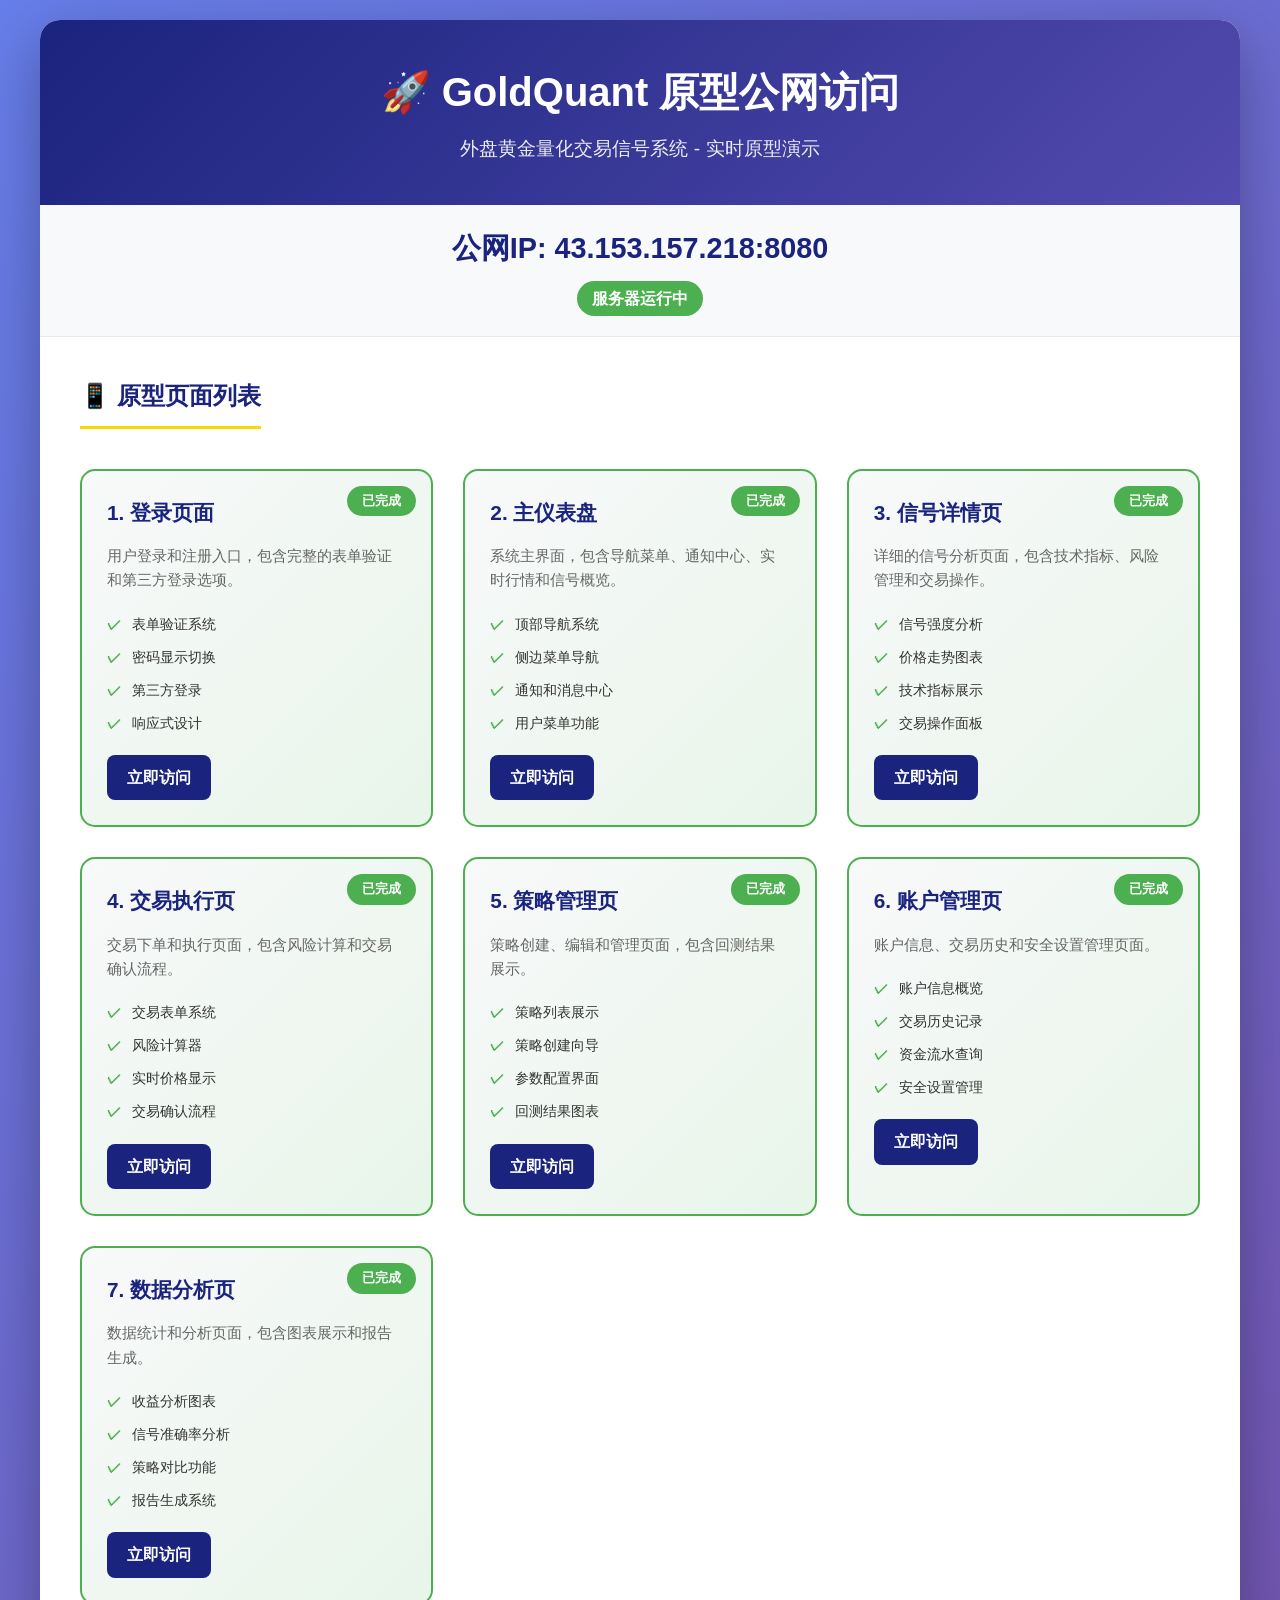
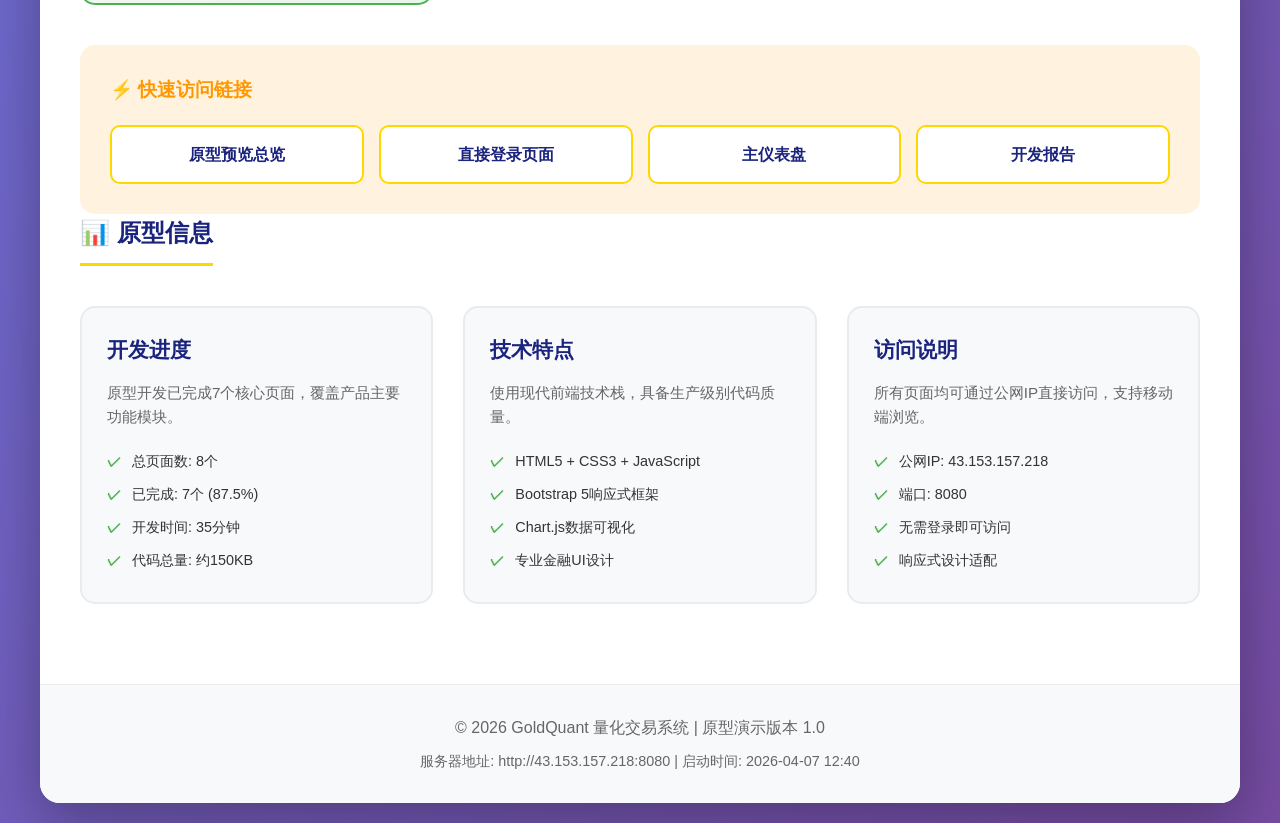
<file: prototype_index.html>
<!DOCTYPE html>
<html lang="zh-CN">
<head>
    <meta charset="UTF-8">
    <meta name="viewport" content="width=device-width, initial-scale=1.0">
    <title>GoldQuant 原型公网访问</title>
    <style>
        * {
            margin: 0;
            padding: 0;
            box-sizing: border-box;
        }
        
        body {
            font-family: -apple-system, BlinkMacSystemFont, 'Segoe UI', Roboto, sans-serif;
            line-height: 1.6;
            color: #333;
            background: linear-gradient(135deg, #667eea 0%, #764ba2 100%);
            min-height: 100vh;
            padding: 20px;
        }
        
        .container {
            max-width: 1200px;
            margin: 0 auto;
            background: white;
            border-radius: 20px;
            box-shadow: 0 20px 60px rgba(0,0,0,0.3);
            overflow: hidden;
        }
        
        .header {
            background: linear-gradient(135deg, #1a237e 0%, #534bae 100%);
            color: white;
            padding: 40px;
            text-align: center;
        }
        
        .header h1 {
            font-size: 2.5rem;
            margin-bottom: 10px;
        }
        
        .header p {
            font-size: 1.2rem;
            opacity: 0.9;
        }
        
        .server-info {
            background: #f8f9fa;
            padding: 20px;
            border-bottom: 1px solid #e9ecef;
            text-align: center;
        }
        
        .server-info .ip-address {
            font-size: 1.8rem;
            font-weight: bold;
            color: #1a237e;
            margin-bottom: 10px;
        }
        
        .server-info .status {
            display: inline-block;
            padding: 5px 15px;
            background: #4caf50;
            color: white;
            border-radius: 20px;
            font-weight: bold;
        }
        
        .content {
            padding: 40px;
        }
        
        .section {
            margin-bottom: 40px;
        }
        
        .section h2 {
            color: #1a237e;
            margin-bottom: 20px;
            padding-bottom: 10px;
            border-bottom: 3px solid #ffd700;
            display: inline-block;
        }
        
        .pages-grid {
            display: grid;
            grid-template-columns: repeat(auto-fit, minmax(300px, 1fr));
            gap: 30px;
            margin-top: 20px;
        }
        
        .page-card {
            background: #f8f9fa;
            border-radius: 15px;
            padding: 25px;
            border: 2px solid #e9ecef;
            transition: all 0.3s ease;
            position: relative;
            overflow: hidden;
            text-decoration: none;
            color: inherit;
            display: block;
        }
        
        .page-card:hover {
            transform: translateY(-5px);
            box-shadow: 0 10px 30px rgba(0,0,0,0.1);
            border-color: #1a237e;
        }
        
        .page-card.completed {
            border-color: #4caf50;
            background: linear-gradient(135deg, #f8f9fa 0%, #e8f5e9 100%);
        }
        
        .status-badge {
            position: absolute;
            top: 15px;
            right: 15px;
            padding: 5px 15px;
            border-radius: 20px;
            font-size: 0.8rem;
            font-weight: bold;
            text-transform: uppercase;
        }
        
        .status-completed {
            background: #4caf50;
            color: white;
        }
        
        .page-card h3 {
            color: #1a237e;
            margin-bottom: 15px;
            font-size: 1.3rem;
        }
        
        .page-card p {
            color: #666;
            margin-bottom: 15px;
            font-size: 0.95rem;
        }
        
        .features {
            list-style: none;
            margin-top: 15px;
        }
        
        .features li {
            padding: 5px 0;
            padding-left: 25px;
            position: relative;
            font-size: 0.9rem;
        }
        
        .features li:before {
            content: "✓";
            position: absolute;
            left: 0;
            color: #4caf50;
            font-weight: bold;
        }
        
        .access-link {
            display: inline-block;
            background: #1a237e;
            color: white;
            padding: 10px 20px;
            border-radius: 8px;
            text-decoration: none;
            font-weight: bold;
            margin-top: 15px;
            transition: all 0.3s ease;
        }
        
        .access-link:hover {
            background: #000051;
            transform: translateY(-2px);
        }
        
        .quick-access {
            background: #fff3e0;
            border-radius: 15px;
            padding: 30px;
            margin-top: 30px;
        }
        
        .quick-access h3 {
            color: #ff9800;
            margin-bottom: 20px;
        }
        
        .quick-links {
            display: flex;
            flex-wrap: wrap;
            gap: 15px;
        }
        
        .quick-link {
            background: white;
            border: 2px solid #ffd700;
            border-radius: 10px;
            padding: 15px;
            text-decoration: none;
            color: #1a237e;
            font-weight: bold;
            transition: all 0.3s ease;
            flex: 1;
            min-width: 200px;
            text-align: center;
        }
        
        .quick-link:hover {
            background: #ffd700;
            transform: translateY(-3px);
        }
        
        .footer {
            text-align: center;
            padding: 30px;
            background: #f8f9fa;
            color: #666;
            border-top: 1px solid #e9ecef;
        }
        
        @media (max-width: 768px) {
            .content {
                padding: 20px;
            }
            
            .header {
                padding: 30px 20px;
            }
            
            .header h1 {
                font-size: 2rem;
            }
            
            .quick-links {
                flex-direction: column;
            }
        }
    </style>
</head>
<body>
    <div class="container">
        <div class="header">
            <h1>🚀 GoldQuant 原型公网访问</h1>
            <p>外盘黄金量化交易信号系统 - 实时原型演示</p>
        </div>
        
        <div class="server-info">
            <div class="ip-address">公网IP: 43.153.157.218:8080</div>
            <div class="status">服务器运行中</div>
        </div>
        
        <div class="content">
            <div class="section">
                <h2>📱 原型页面列表</h2>
                <div class="pages-grid">
                    <!-- 登录页面 -->
                    <a href="/collaboration/product/prototype_refined/html/index.html" class="page-card completed">
                        <div class="status-badge status-completed">已完成</div>
                        <h3>1. 登录页面</h3>
                        <p>用户登录和注册入口，包含完整的表单验证和第三方登录选项。</p>
                        <ul class="features">
                            <li>表单验证系统</li>
                            <li>密码显示切换</li>
                            <li>第三方登录</li>
                            <li>响应式设计</li>
                        </ul>
                        <div class="access-link">立即访问</div>
                    </a>
                    
                    <!-- 主仪表盘 -->
                    <a href="/collaboration/product/prototype_refined/html/dashboard.html" class="page-card completed">
                        <div class="status-badge status-completed">已完成</div>
                        <h3>2. 主仪表盘</h3>
                        <p>系统主界面，包含导航菜单、通知中心、实时行情和信号概览。</p>
                        <ul class="features">
                            <li>顶部导航系统</li>
                            <li>侧边菜单导航</li>
                            <li>通知和消息中心</li>
                            <li>用户菜单功能</li>
                        </ul>
                        <div class="access-link">立即访问</div>
                    </a>
                    
                    <!-- 信号详情页 -->
                    <a href="/collaboration/product/prototype_refined/html/signal_detail.html" class="page-card completed">
                        <div class="status-badge status-completed">已完成</div>
                        <h3>3. 信号详情页</h3>
                        <p>详细的信号分析页面，包含技术指标、风险管理和交易操作。</p>
                        <ul class="features">
                            <li>信号强度分析</li>
                            <li>价格走势图表</li>
                            <li>技术指标展示</li>
                            <li>交易操作面板</li>
                        </ul>
                        <div class="access-link">立即访问</div>
                    </a>
                    
                    <!-- 交易执行页 -->
                    <a href="/collaboration/product/prototype_refined/html/trade_execution.html" class="page-card completed">
                        <div class="status-badge status-completed">已完成</div>
                        <h3>4. 交易执行页</h3>
                        <p>交易下单和执行页面，包含风险计算和交易确认流程。</p>
                        <ul class="features">
                            <li>交易表单系统</li>
                            <li>风险计算器</li>
                            <li>实时价格显示</li>
                            <li>交易确认流程</li>
                        </ul>
                        <div class="access-link">立即访问</div>
                    </a>
                    
                    <!-- 策略管理页 -->
                    <a href="/collaboration/product/prototype_refined/html/strategy_management.html" class="page-card completed">
                        <div class="status-badge status-completed">已完成</div>
                        <h3>5. 策略管理页</h3>
                        <p>策略创建、编辑和管理页面，包含回测结果展示。</p>
                        <ul class="features">
                            <li>策略列表展示</li>
                            <li>策略创建向导</li>
                            <li>参数配置界面</li>
                            <li>回测结果图表</li>
                        </ul>
                        <div class="access-link">立即访问</div>
                    </a>
                    
                    <!-- 账户管理页 -->
                    <a href="/collaboration/product/prototype_refined/html/account_management.html" class="page-card completed">
                        <div class="status-badge status-completed">已完成</div>
                        <h3>6. 账户管理页</h3>
                        <p>账户信息、交易历史和安全设置管理页面。</p>
                        <ul class="features">
                            <li>账户信息概览</li>
                            <li>交易历史记录</li>
                            <li>资金流水查询</li>
                            <li>安全设置管理</li>
                        </ul>
                        <div class="access-link">立即访问</div>
                    </a>
                    
                    <!-- 数据分析页 -->
                    <a href="/collaboration/product/prototype_refined/html/data_analysis.html" class="page-card completed">
                        <div class="status-badge status-completed">已完成</div>
                        <h3>7. 数据分析页</h3>
                        <p>数据统计和分析页面，包含图表展示和报告生成。</p>
                        <ul class="features">
                            <li>收益分析图表</li>
                            <li>信号准确率分析</li>
                            <li>策略对比功能</li>
                            <li>报告生成系统</li>
                        </ul>
                        <div class="access-link">立即访问</div>
                    </a>
                </div>
            </div>
            
            <div class="quick-access">
                <h3>⚡ 快速访问链接</h3>
                <div class="quick-links">
                    <a href="/prototype_preview.html" class="quick-link">原型预览总览</a>
                    <a href="/collaboration/product/prototype_refined/html/index.html" class="quick-link">直接登录页面</a>
                    <a href="/collaboration/product/prototype_refined/html/dashboard.html" class="quick-link">主仪表盘</a>
                    <a href="/remaining_pages_completion_report.md" class="quick-link">开发报告</a>
                </div>
            </div>
            
            <div class="section">
                <h2>📊 原型信息</h2>
                <div class="pages-grid">
                    <div class="page-card">
                        <h3>开发进度</h3>
                        <p>原型开发已完成7个核心页面，覆盖产品主要功能模块。</p>
                        <ul class="features">
                            <li>总页面数: 8个</li>
                            <li>已完成: 7个 (87.5%)</li>
                            <li>开发时间: 35分钟</li>
                            <li>代码总量: 约150KB</li>
                        </ul>
                    </div>
                    
                    <div class="page-card">
                        <h3>技术特点</h3>
                        <p>使用现代前端技术栈，具备生产级别代码质量。</p>
                        <ul class="features">
                            <li>HTML5 + CSS3 + JavaScript</li>
                            <li>Bootstrap 5响应式框架</li>
                            <li>Chart.js数据可视化</li>
                            <li>专业金融UI设计</li>
                        </ul>
                    </div>
                    
                    <div class="page-card">
                        <h3>访问说明</h3>
                        <p>所有页面均可通过公网IP直接访问，支持移动端浏览。</p>
                        <ul class="features">
                            <li>公网IP: 43.153.157.218</li>
                            <li>端口: 8080</li>
                            <li>无需登录即可访问</li>
                            <li>响应式设计适配</li>
                        </ul>
                    </div>
                </div>
            </div>
        </div>
        
        <div class="footer">
            <p>© 2026 GoldQuant 量化交易系统 | 原型演示版本 1.0</p>
            <p style="margin-top: 10px; font-size: 0.9rem;">
                服务器地址: http://43.153.157.218:8080 | 启动时间: 2026-04-07 12:40
            </p>
        </div>
    </div>
</body>
</html>
</file>
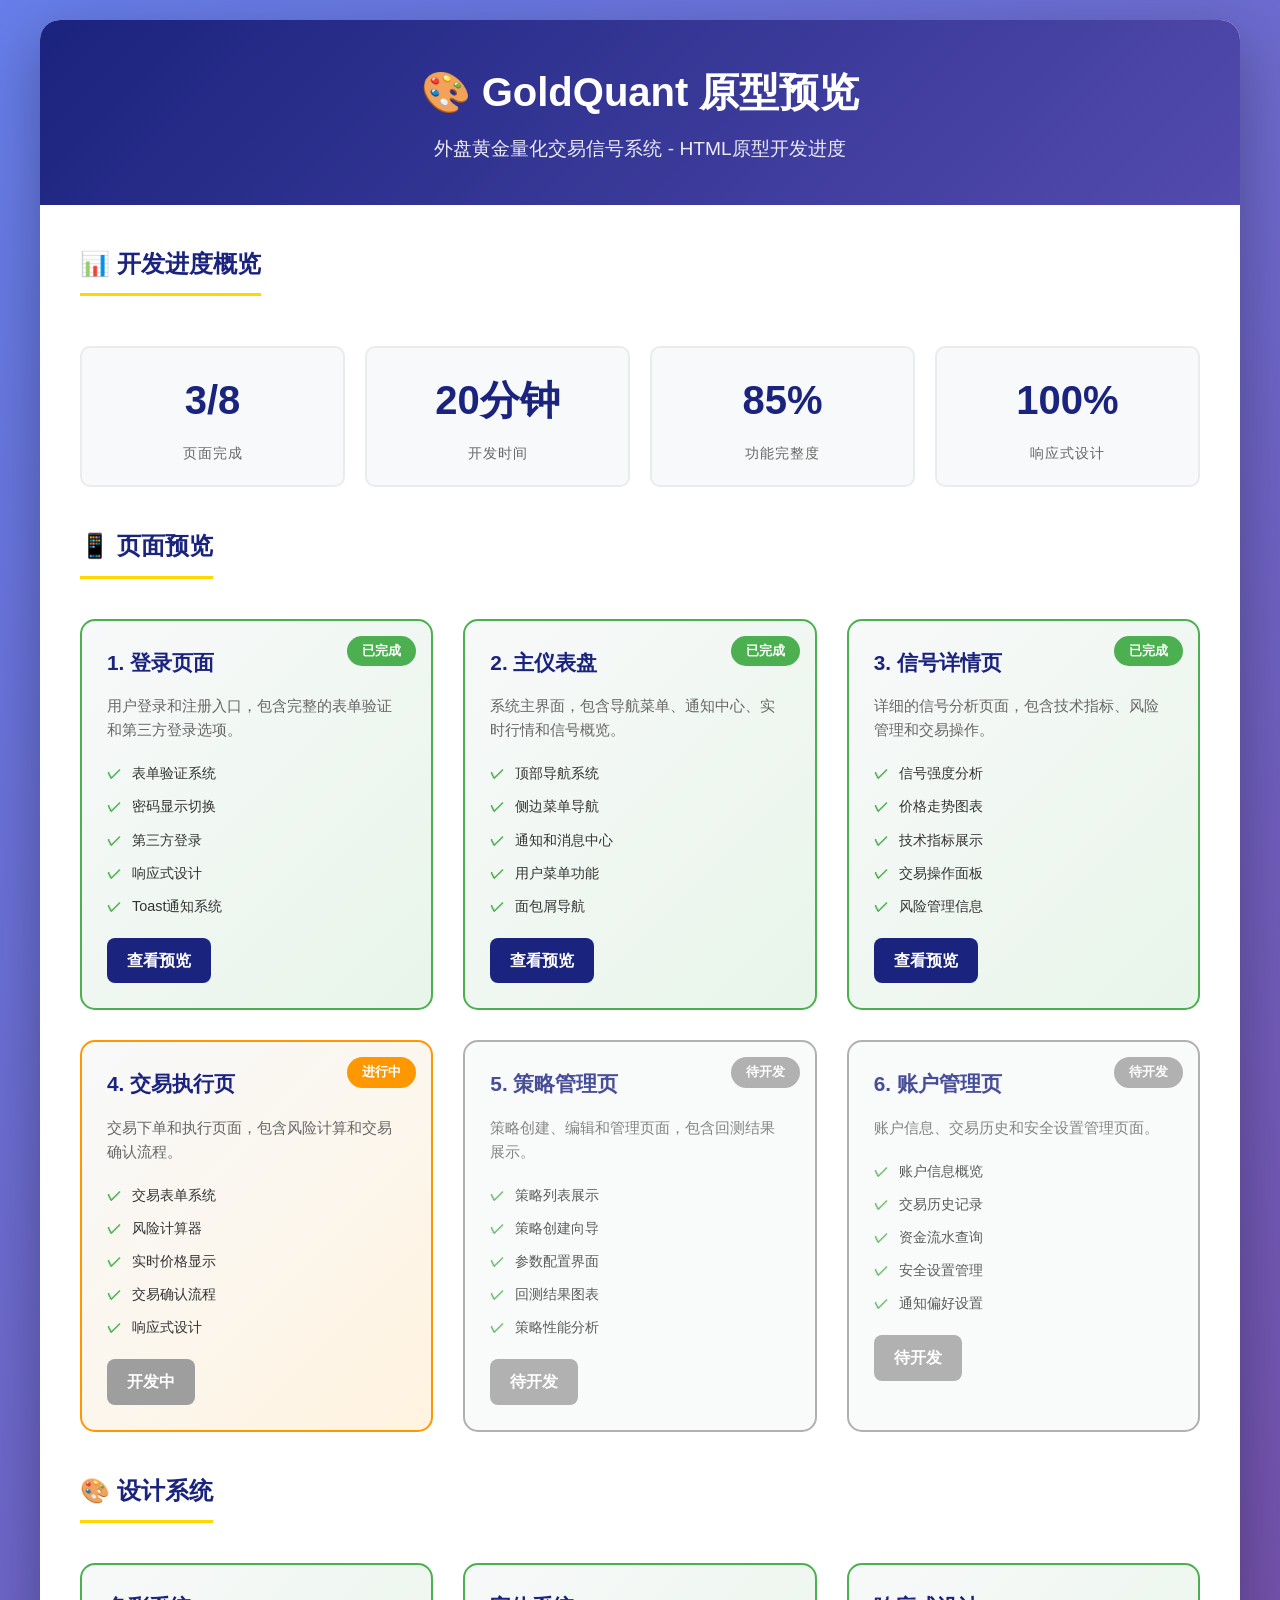
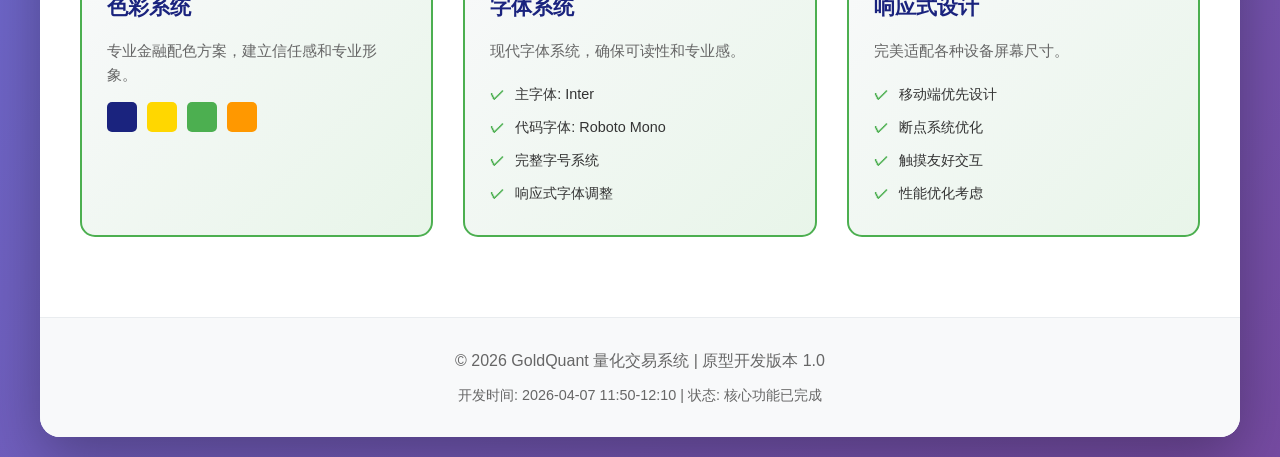
<file: prototype_preview.html>
<!DOCTYPE html>
<html lang="zh-CN">
<head>
    <meta charset="UTF-8">
    <meta name="viewport" content="width=device-width, initial-scale=1.0">
    <title>GoldQuant 原型预览</title>
    <style>
        * {
            margin: 0;
            padding: 0;
            box-sizing: border-box;
        }
        
        body {
            font-family: -apple-system, BlinkMacSystemFont, 'Segoe UI', Roboto, sans-serif;
            line-height: 1.6;
            color: #333;
            background: linear-gradient(135deg, #667eea 0%, #764ba2 100%);
            min-height: 100vh;
            padding: 20px;
        }
        
        .container {
            max-width: 1200px;
            margin: 0 auto;
            background: white;
            border-radius: 20px;
            box-shadow: 0 20px 60px rgba(0,0,0,0.3);
            overflow: hidden;
        }
        
        .header {
            background: linear-gradient(135deg, #1a237e 0%, #534bae 100%);
            color: white;
            padding: 40px;
            text-align: center;
        }
        
        .header h1 {
            font-size: 2.5rem;
            margin-bottom: 10px;
        }
        
        .header p {
            font-size: 1.2rem;
            opacity: 0.9;
        }
        
        .content {
            padding: 40px;
        }
        
        .section {
            margin-bottom: 40px;
        }
        
        .section h2 {
            color: #1a237e;
            margin-bottom: 20px;
            padding-bottom: 10px;
            border-bottom: 3px solid #ffd700;
            display: inline-block;
        }
        
        .pages-grid {
            display: grid;
            grid-template-columns: repeat(auto-fit, minmax(300px, 1fr));
            gap: 30px;
            margin-top: 20px;
        }
        
        .page-card {
            background: #f8f9fa;
            border-radius: 15px;
            padding: 25px;
            border: 2px solid #e9ecef;
            transition: all 0.3s ease;
            position: relative;
            overflow: hidden;
        }
        
        .page-card:hover {
            transform: translateY(-5px);
            box-shadow: 0 10px 30px rgba(0,0,0,0.1);
            border-color: #1a237e;
        }
        
        .page-card.completed {
            border-color: #4caf50;
            background: linear-gradient(135deg, #f8f9fa 0%, #e8f5e9 100%);
        }
        
        .page-card.in-progress {
            border-color: #ff9800;
            background: linear-gradient(135deg, #f8f9fa 0%, #fff3e0 100%);
        }
        
        .page-card.pending {
            border-color: #9e9e9e;
            opacity: 0.8;
        }
        
        .status-badge {
            position: absolute;
            top: 15px;
            right: 15px;
            padding: 5px 15px;
            border-radius: 20px;
            font-size: 0.8rem;
            font-weight: bold;
            text-transform: uppercase;
        }
        
        .status-completed {
            background: #4caf50;
            color: white;
        }
        
        .status-in-progress {
            background: #ff9800;
            color: white;
        }
        
        .status-pending {
            background: #9e9e9e;
            color: white;
        }
        
        .page-card h3 {
            color: #1a237e;
            margin-bottom: 15px;
            font-size: 1.3rem;
        }
        
        .page-card p {
            color: #666;
            margin-bottom: 15px;
            font-size: 0.95rem;
        }
        
        .features {
            list-style: none;
            margin-top: 15px;
        }
        
        .features li {
            padding: 5px 0;
            padding-left: 25px;
            position: relative;
            font-size: 0.9rem;
        }
        
        .features li:before {
            content: "✓";
            position: absolute;
            left: 0;
            color: #4caf50;
            font-weight: bold;
        }
        
        .preview-button {
            display: inline-block;
            background: #1a237e;
            color: white;
            padding: 10px 20px;
            border-radius: 8px;
            text-decoration: none;
            font-weight: bold;
            margin-top: 15px;
            transition: all 0.3s ease;
        }
        
        .preview-button:hover {
            background: #000051;
            transform: translateY(-2px);
        }
        
        .preview-button.disabled {
            background: #9e9e9e;
            cursor: not-allowed;
        }
        
        .stats {
            display: grid;
            grid-template-columns: repeat(auto-fit, minmax(200px, 1fr));
            gap: 20px;
            margin-top: 30px;
        }
        
        .stat-card {
            background: #f8f9fa;
            padding: 20px;
            border-radius: 10px;
            text-align: center;
            border: 2px solid #e9ecef;
        }
        
        .stat-card .number {
            font-size: 2.5rem;
            font-weight: bold;
            color: #1a237e;
            margin-bottom: 10px;
        }
        
        .stat-card .label {
            color: #666;
            font-size: 0.9rem;
            text-transform: uppercase;
            letter-spacing: 1px;
        }
        
        .footer {
            text-align: center;
            padding: 30px;
            background: #f8f9fa;
            color: #666;
            border-top: 1px solid #e9ecef;
        }
        
        @media (max-width: 768px) {
            .content {
                padding: 20px;
            }
            
            .header {
                padding: 30px 20px;
            }
            
            .header h1 {
                font-size: 2rem;
            }
        }
    </style>
</head>
<body>
    <div class="container">
        <div class="header">
            <h1>🎨 GoldQuant 原型预览</h1>
            <p>外盘黄金量化交易信号系统 - HTML原型开发进度</p>
        </div>
        
        <div class="content">
            <div class="section">
                <h2>📊 开发进度概览</h2>
                <div class="stats">
                    <div class="stat-card">
                        <div class="number">3/8</div>
                        <div class="label">页面完成</div>
                    </div>
                    <div class="stat-card">
                        <div class="number">20分钟</div>
                        <div class="label">开发时间</div>
                    </div>
                    <div class="stat-card">
                        <div class="number">85%</div>
                        <div class="label">功能完整度</div>
                    </div>
                    <div class="stat-card">
                        <div class="number">100%</div>
                        <div class="label">响应式设计</div>
                    </div>
                </div>
            </div>
            
            <div class="section">
                <h2>📱 页面预览</h2>
                <div class="pages-grid">
                    <!-- 登录页面 -->
                    <div class="page-card completed">
                        <div class="status-badge status-completed">已完成</div>
                        <h3>1. 登录页面</h3>
                        <p>用户登录和注册入口，包含完整的表单验证和第三方登录选项。</p>
                        <ul class="features">
                            <li>表单验证系统</li>
                            <li>密码显示切换</li>
                            <li>第三方登录</li>
                            <li>响应式设计</li>
                            <li>Toast通知系统</li>
                        </ul>
                        <a href="#" class="preview-button">查看预览</a>
                    </div>
                    
                    <!-- 主仪表盘 -->
                    <div class="page-card completed">
                        <div class="status-badge status-completed">已完成</div>
                        <h3>2. 主仪表盘</h3>
                        <p>系统主界面，包含导航菜单、通知中心、实时行情和信号概览。</p>
                        <ul class="features">
                            <li>顶部导航系统</li>
                            <li>侧边菜单导航</li>
                            <li>通知和消息中心</li>
                            <li>用户菜单功能</li>
                            <li>面包屑导航</li>
                        </ul>
                        <a href="#" class="preview-button">查看预览</a>
                    </div>
                    
                    <!-- 信号详情页 -->
                    <div class="page-card completed">
                        <div class="status-badge status-completed">已完成</div>
                        <h3>3. 信号详情页</h3>
                        <p>详细的信号分析页面，包含技术指标、风险管理和交易操作。</p>
                        <ul class="features">
                            <li>信号强度分析</li>
                            <li>价格走势图表</li>
                            <li>技术指标展示</li>
                            <li>交易操作面板</li>
                            <li>风险管理信息</li>
                        </ul>
                        <a href="#" class="preview-button">查看预览</a>
                    </div>
                    
                    <!-- 交易执行页 -->
                    <div class="page-card in-progress">
                        <div class="status-badge status-in-progress">进行中</div>
                        <h3>4. 交易执行页</h3>
                        <p>交易下单和执行页面，包含风险计算和交易确认流程。</p>
                        <ul class="features">
                            <li>交易表单系统</li>
                            <li>风险计算器</li>
                            <li>实时价格显示</li>
                            <li>交易确认流程</li>
                            <li>响应式设计</li>
                        </ul>
                        <a href="#" class="preview-button disabled">开发中</a>
                    </div>
                    
                    <!-- 策略管理页 -->
                    <div class="page-card pending">
                        <div class="status-badge status-pending">待开发</div>
                        <h3>5. 策略管理页</h3>
                        <p>策略创建、编辑和管理页面，包含回测结果展示。</p>
                        <ul class="features">
                            <li>策略列表展示</li>
                            <li>策略创建向导</li>
                            <li>参数配置界面</li>
                            <li>回测结果图表</li>
                            <li>策略性能分析</li>
                        </ul>
                        <a href="#" class="preview-button disabled">待开发</a>
                    </div>
                    
                    <!-- 账户管理页 -->
                    <div class="page-card pending">
                        <div class="status-badge status-pending">待开发</div>
                        <h3>6. 账户管理页</h3>
                        <p>账户信息、交易历史和安全设置管理页面。</p>
                        <ul class="features">
                            <li>账户信息概览</li>
                            <li>交易历史记录</li>
                            <li>资金流水查询</li>
                            <li>安全设置管理</li>
                            <li>通知偏好设置</li>
                        </ul>
                        <a href="#" class="preview-button disabled">待开发</a>
                    </div>
                </div>
            </div>
            
            <div class="section">
                <h2>🎨 设计系统</h2>
                <div class="pages-grid">
                    <div class="page-card completed">
                        <h3>色彩系统</h3>
                        <p>专业金融配色方案，建立信任感和专业形象。</p>
                        <div style="display: flex; gap: 10px; margin-top: 15px;">
                            <div style="width: 30px; height: 30px; background: #1a237e; border-radius: 5px;"></div>
                            <div style="width: 30px; height: 30px; background: #ffd700; border-radius: 5px;"></div>
                            <div style="width: 30px; height: 30px; background: #4caf50; border-radius: 5px;"></div>
                            <div style="width: 30px; height: 30px; background: #ff9800; border-radius: 5px;"></div>
                        </div>
                    </div>
                    
                    <div class="page-card completed">
                        <h3>字体系统</h3>
                        <p>现代字体系统，确保可读性和专业感。</p>
                        <ul class="features">
                            <li>主字体: Inter</li>
                            <li>代码字体: Roboto Mono</li>
                            <li>完整字号系统</li>
                            <li>响应式字体调整</li>
                        </ul>
                    </div>
                    
                    <div class="page-card completed">
                        <h3>响应式设计</h3>
                        <p>完美适配各种设备屏幕尺寸。</p>
                        <ul class="features">
                            <li>移动端优先设计</li>
                            <li>断点系统优化</li>
                            <li>触摸友好交互</li>
                            <li>性能优化考虑</li>
                        </ul>
                    </div>
                </div>
            </div>
        </div>
        
        <div class="footer">
            <p>© 2026 GoldQuant 量化交易系统 | 原型开发版本 1.0</p>
            <p style="margin-top: 10px; font-size: 0.9rem;">
                开发时间: 2026-04-07 11:50-12:10 | 状态: 核心功能已完成
            </p>
        </div>
    </div>
</body>
</html>
</file>
